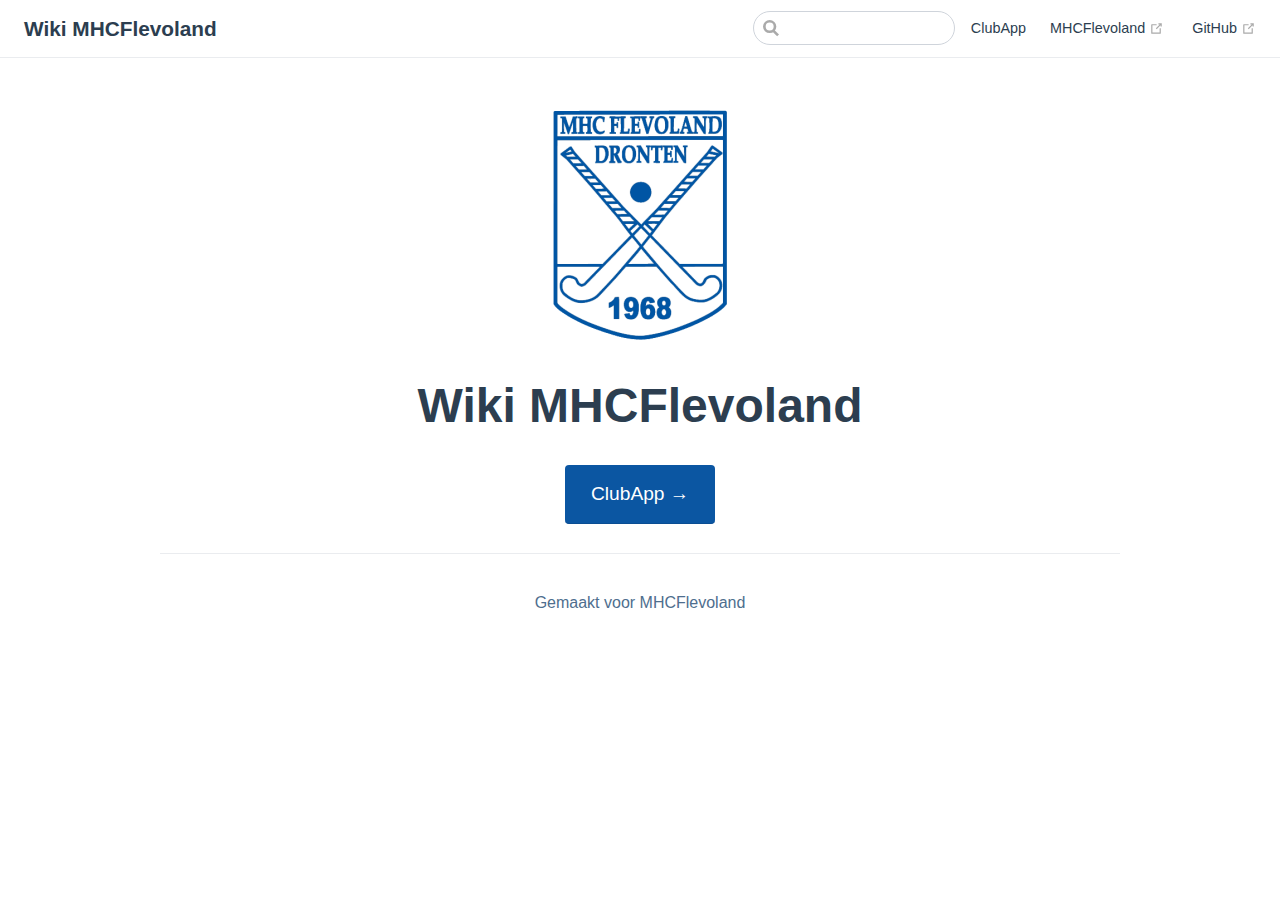
<file: index.html>
<!DOCTYPE html>
<html lang="en-US">
  <head>
    <meta charset="utf-8">
    <meta name="viewport" content="width=device-width,initial-scale=1">
    <title>Wiki MHCFlevoland</title>
    <meta name="generator" content="VuePress 1.9.7">
    
    <meta name="description" content="">
    <meta name="theme-color" content="#3eaf7c">
    <meta name="apple-mobile-web-app-capable" content="yes">
    <meta name="apple-mobile-web-app-status-bar-style" content="black">
    
    <link rel="preload" href="/assets/css/0.styles.90dad20a.css" as="style"><link rel="preload" href="/assets/js/app.09290580.js" as="script"><link rel="preload" href="/assets/js/2.7e8b5cf7.js" as="script"><link rel="preload" href="/assets/js/14.52fbf9f2.js" as="script"><link rel="prefetch" href="/assets/js/10.f6c60356.js"><link rel="prefetch" href="/assets/js/11.3899f858.js"><link rel="prefetch" href="/assets/js/12.4211983b.js"><link rel="prefetch" href="/assets/js/13.7735c968.js"><link rel="prefetch" href="/assets/js/3.7b03d223.js"><link rel="prefetch" href="/assets/js/4.a1b6e084.js"><link rel="prefetch" href="/assets/js/5.697c7b3c.js"><link rel="prefetch" href="/assets/js/6.f5002f39.js"><link rel="prefetch" href="/assets/js/7.6bf6db14.js"><link rel="prefetch" href="/assets/js/8.b12c67ca.js"><link rel="prefetch" href="/assets/js/9.76e76e14.js">
    <link rel="stylesheet" href="/assets/css/0.styles.90dad20a.css">
  </head>
  <body>
    <div id="app" data-server-rendered="true"><div class="theme-container no-sidebar"><header class="navbar"><div class="sidebar-button"><svg xmlns="http://www.w3.org/2000/svg" aria-hidden="true" role="img" viewBox="0 0 448 512" class="icon"><path fill="currentColor" d="M436 124H12c-6.627 0-12-5.373-12-12V80c0-6.627 5.373-12 12-12h424c6.627 0 12 5.373 12 12v32c0 6.627-5.373 12-12 12zm0 160H12c-6.627 0-12-5.373-12-12v-32c0-6.627 5.373-12 12-12h424c6.627 0 12 5.373 12 12v32c0 6.627-5.373 12-12 12zm0 160H12c-6.627 0-12-5.373-12-12v-32c0-6.627 5.373-12 12-12h424c6.627 0 12 5.373 12 12v32c0 6.627-5.373 12-12 12z"></path></svg></div> <a href="/" aria-current="page" class="home-link router-link-exact-active router-link-active"><!----> <span class="site-name">Wiki MHCFlevoland</span></a> <div class="links"><div class="search-box"><input aria-label="Search" autocomplete="off" spellcheck="false" value=""> <!----></div> <nav class="nav-links can-hide"><div class="nav-item"><a href="/clubapp/" class="nav-link">
  ClubApp
</a></div><div class="nav-item"><a href="https://MHCFlevoland.nl/" target="_blank" rel="noopener noreferrer" class="nav-link external">
  MHCFlevoland
  <span><svg xmlns="http://www.w3.org/2000/svg" aria-hidden="true" focusable="false" x="0px" y="0px" viewBox="0 0 100 100" width="15" height="15" class="icon outbound"><path fill="currentColor" d="M18.8,85.1h56l0,0c2.2,0,4-1.8,4-4v-32h-8v28h-48v-48h28v-8h-32l0,0c-2.2,0-4,1.8-4,4v56C14.8,83.3,16.6,85.1,18.8,85.1z"></path> <polygon fill="currentColor" points="45.7,48.7 51.3,54.3 77.2,28.5 77.2,37.2 85.2,37.2 85.2,14.9 62.8,14.9 62.8,22.9 71.5,22.9"></polygon></svg> <span class="sr-only">(opens new window)</span></span></a></div> <a href="https://github.com/MHCFlevoland/wiki" target="_blank" rel="noopener noreferrer" class="repo-link">
    GitHub
    <span><svg xmlns="http://www.w3.org/2000/svg" aria-hidden="true" focusable="false" x="0px" y="0px" viewBox="0 0 100 100" width="15" height="15" class="icon outbound"><path fill="currentColor" d="M18.8,85.1h56l0,0c2.2,0,4-1.8,4-4v-32h-8v28h-48v-48h28v-8h-32l0,0c-2.2,0-4,1.8-4,4v56C14.8,83.3,16.6,85.1,18.8,85.1z"></path> <polygon fill="currentColor" points="45.7,48.7 51.3,54.3 77.2,28.5 77.2,37.2 85.2,37.2 85.2,14.9 62.8,14.9 62.8,22.9 71.5,22.9"></polygon></svg> <span class="sr-only">(opens new window)</span></span></a></nav></div></header> <div class="sidebar-mask"></div> <aside class="sidebar"><nav class="nav-links"><div class="nav-item"><a href="/clubapp/" class="nav-link">
  ClubApp
</a></div><div class="nav-item"><a href="https://MHCFlevoland.nl/" target="_blank" rel="noopener noreferrer" class="nav-link external">
  MHCFlevoland
  <span><svg xmlns="http://www.w3.org/2000/svg" aria-hidden="true" focusable="false" x="0px" y="0px" viewBox="0 0 100 100" width="15" height="15" class="icon outbound"><path fill="currentColor" d="M18.8,85.1h56l0,0c2.2,0,4-1.8,4-4v-32h-8v28h-48v-48h28v-8h-32l0,0c-2.2,0-4,1.8-4,4v56C14.8,83.3,16.6,85.1,18.8,85.1z"></path> <polygon fill="currentColor" points="45.7,48.7 51.3,54.3 77.2,28.5 77.2,37.2 85.2,37.2 85.2,14.9 62.8,14.9 62.8,22.9 71.5,22.9"></polygon></svg> <span class="sr-only">(opens new window)</span></span></a></div> <a href="https://github.com/MHCFlevoland/wiki" target="_blank" rel="noopener noreferrer" class="repo-link">
    GitHub
    <span><svg xmlns="http://www.w3.org/2000/svg" aria-hidden="true" focusable="false" x="0px" y="0px" viewBox="0 0 100 100" width="15" height="15" class="icon outbound"><path fill="currentColor" d="M18.8,85.1h56l0,0c2.2,0,4-1.8,4-4v-32h-8v28h-48v-48h28v-8h-32l0,0c-2.2,0-4,1.8-4,4v56C14.8,83.3,16.6,85.1,18.8,85.1z"></path> <polygon fill="currentColor" points="45.7,48.7 51.3,54.3 77.2,28.5 77.2,37.2 85.2,37.2 85.2,14.9 62.8,14.9 62.8,22.9 71.5,22.9"></polygon></svg> <span class="sr-only">(opens new window)</span></span></a></nav>  <!----> </aside> <main aria-labelledby="main-title" class="home"><header class="hero"><img src="/img/mhc-flevoland.png" alt="hero"> <h1 id="main-title">
      Wiki MHCFlevoland
    </h1> <!----> <p class="action"><a href="/clubapp/" class="nav-link action-button">
  ClubApp →
</a></p></header> <!----> <div class="theme-default-content custom content__default"></div> <div class="footer">
    Gemaakt voor MHCFlevoland
  </div></main></div><div class="global-ui"></div></div>
    <script src="/assets/js/app.09290580.js" defer></script><script src="/assets/js/2.7e8b5cf7.js" defer></script><script src="/assets/js/14.52fbf9f2.js" defer></script>
  </body>
</html>
</file>
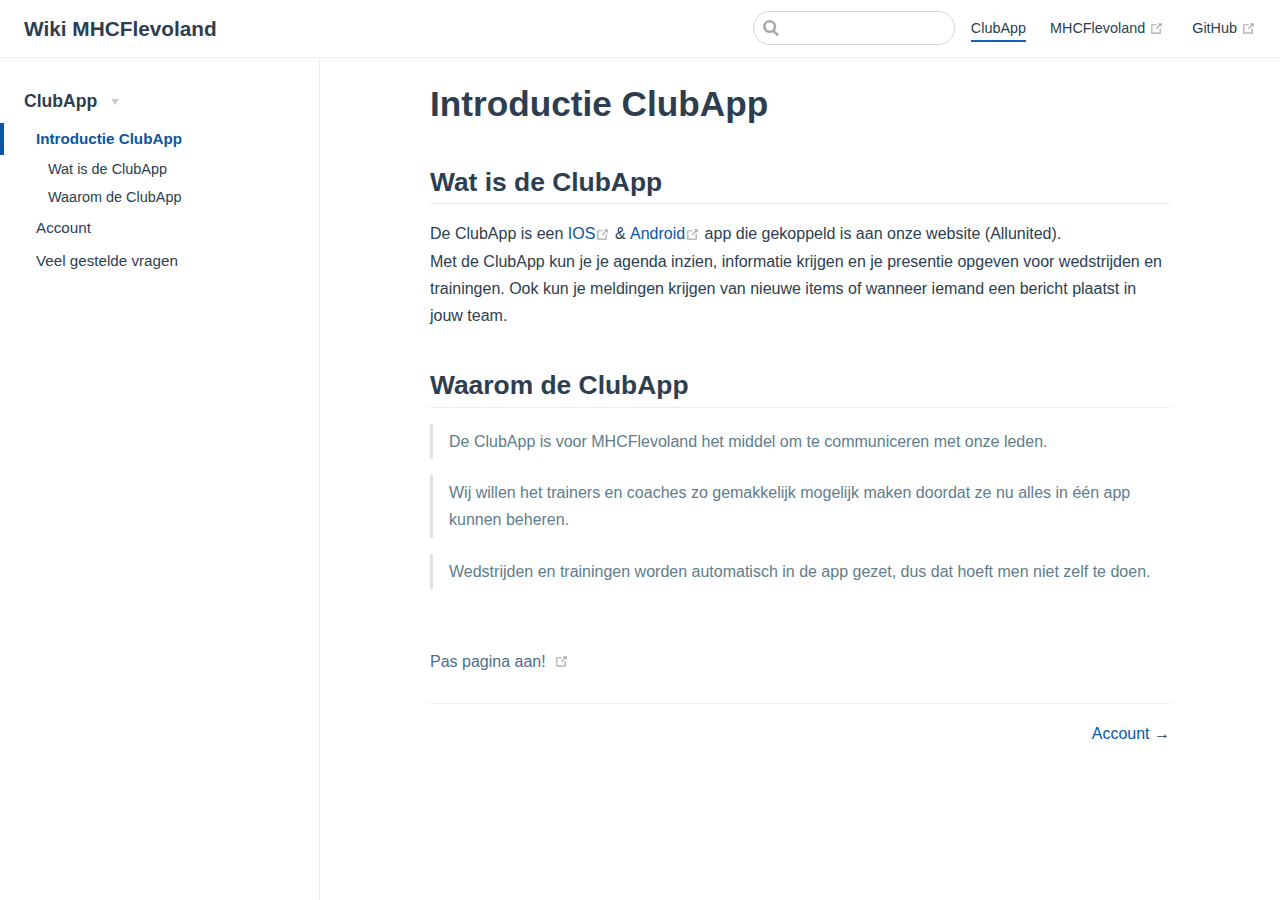
<file: clubapp/index.html>
<!DOCTYPE html>
<html lang="en-US">
  <head>
    <meta charset="utf-8">
    <meta name="viewport" content="width=device-width,initial-scale=1">
    <title>Introductie ClubApp | Wiki MHCFlevoland</title>
    <meta name="generator" content="VuePress 1.9.7">
    
    <meta name="description" content="">
    <meta name="theme-color" content="#3eaf7c">
    <meta name="apple-mobile-web-app-capable" content="yes">
    <meta name="apple-mobile-web-app-status-bar-style" content="black">
    
    <link rel="preload" href="/assets/css/0.styles.90dad20a.css" as="style"><link rel="preload" href="/assets/js/app.09290580.js" as="script"><link rel="preload" href="/assets/js/2.7e8b5cf7.js" as="script"><link rel="preload" href="/assets/js/10.f6c60356.js" as="script"><link rel="prefetch" href="/assets/js/11.3899f858.js"><link rel="prefetch" href="/assets/js/12.4211983b.js"><link rel="prefetch" href="/assets/js/13.7735c968.js"><link rel="prefetch" href="/assets/js/14.52fbf9f2.js"><link rel="prefetch" href="/assets/js/3.7b03d223.js"><link rel="prefetch" href="/assets/js/4.a1b6e084.js"><link rel="prefetch" href="/assets/js/5.697c7b3c.js"><link rel="prefetch" href="/assets/js/6.f5002f39.js"><link rel="prefetch" href="/assets/js/7.6bf6db14.js"><link rel="prefetch" href="/assets/js/8.b12c67ca.js"><link rel="prefetch" href="/assets/js/9.76e76e14.js">
    <link rel="stylesheet" href="/assets/css/0.styles.90dad20a.css">
  </head>
  <body>
    <div id="app" data-server-rendered="true"><div class="theme-container"><header class="navbar"><div class="sidebar-button"><svg xmlns="http://www.w3.org/2000/svg" aria-hidden="true" role="img" viewBox="0 0 448 512" class="icon"><path fill="currentColor" d="M436 124H12c-6.627 0-12-5.373-12-12V80c0-6.627 5.373-12 12-12h424c6.627 0 12 5.373 12 12v32c0 6.627-5.373 12-12 12zm0 160H12c-6.627 0-12-5.373-12-12v-32c0-6.627 5.373-12 12-12h424c6.627 0 12 5.373 12 12v32c0 6.627-5.373 12-12 12zm0 160H12c-6.627 0-12-5.373-12-12v-32c0-6.627 5.373-12 12-12h424c6.627 0 12 5.373 12 12v32c0 6.627-5.373 12-12 12z"></path></svg></div> <a href="/" class="home-link router-link-active"><!----> <span class="site-name">Wiki MHCFlevoland</span></a> <div class="links"><div class="search-box"><input aria-label="Search" autocomplete="off" spellcheck="false" value=""> <!----></div> <nav class="nav-links can-hide"><div class="nav-item"><a href="/clubapp/" aria-current="page" class="nav-link router-link-exact-active router-link-active">
  ClubApp
</a></div><div class="nav-item"><a href="https://MHCFlevoland.nl/" target="_blank" rel="noopener noreferrer" class="nav-link external">
  MHCFlevoland
  <span><svg xmlns="http://www.w3.org/2000/svg" aria-hidden="true" focusable="false" x="0px" y="0px" viewBox="0 0 100 100" width="15" height="15" class="icon outbound"><path fill="currentColor" d="M18.8,85.1h56l0,0c2.2,0,4-1.8,4-4v-32h-8v28h-48v-48h28v-8h-32l0,0c-2.2,0-4,1.8-4,4v56C14.8,83.3,16.6,85.1,18.8,85.1z"></path> <polygon fill="currentColor" points="45.7,48.7 51.3,54.3 77.2,28.5 77.2,37.2 85.2,37.2 85.2,14.9 62.8,14.9 62.8,22.9 71.5,22.9"></polygon></svg> <span class="sr-only">(opens new window)</span></span></a></div> <a href="https://github.com/MHCFlevoland/wiki" target="_blank" rel="noopener noreferrer" class="repo-link">
    GitHub
    <span><svg xmlns="http://www.w3.org/2000/svg" aria-hidden="true" focusable="false" x="0px" y="0px" viewBox="0 0 100 100" width="15" height="15" class="icon outbound"><path fill="currentColor" d="M18.8,85.1h56l0,0c2.2,0,4-1.8,4-4v-32h-8v28h-48v-48h28v-8h-32l0,0c-2.2,0-4,1.8-4,4v56C14.8,83.3,16.6,85.1,18.8,85.1z"></path> <polygon fill="currentColor" points="45.7,48.7 51.3,54.3 77.2,28.5 77.2,37.2 85.2,37.2 85.2,14.9 62.8,14.9 62.8,22.9 71.5,22.9"></polygon></svg> <span class="sr-only">(opens new window)</span></span></a></nav></div></header> <div class="sidebar-mask"></div> <aside class="sidebar"><nav class="nav-links"><div class="nav-item"><a href="/clubapp/" aria-current="page" class="nav-link router-link-exact-active router-link-active">
  ClubApp
</a></div><div class="nav-item"><a href="https://MHCFlevoland.nl/" target="_blank" rel="noopener noreferrer" class="nav-link external">
  MHCFlevoland
  <span><svg xmlns="http://www.w3.org/2000/svg" aria-hidden="true" focusable="false" x="0px" y="0px" viewBox="0 0 100 100" width="15" height="15" class="icon outbound"><path fill="currentColor" d="M18.8,85.1h56l0,0c2.2,0,4-1.8,4-4v-32h-8v28h-48v-48h28v-8h-32l0,0c-2.2,0-4,1.8-4,4v56C14.8,83.3,16.6,85.1,18.8,85.1z"></path> <polygon fill="currentColor" points="45.7,48.7 51.3,54.3 77.2,28.5 77.2,37.2 85.2,37.2 85.2,14.9 62.8,14.9 62.8,22.9 71.5,22.9"></polygon></svg> <span class="sr-only">(opens new window)</span></span></a></div> <a href="https://github.com/MHCFlevoland/wiki" target="_blank" rel="noopener noreferrer" class="repo-link">
    GitHub
    <span><svg xmlns="http://www.w3.org/2000/svg" aria-hidden="true" focusable="false" x="0px" y="0px" viewBox="0 0 100 100" width="15" height="15" class="icon outbound"><path fill="currentColor" d="M18.8,85.1h56l0,0c2.2,0,4-1.8,4-4v-32h-8v28h-48v-48h28v-8h-32l0,0c-2.2,0-4,1.8-4,4v56C14.8,83.3,16.6,85.1,18.8,85.1z"></path> <polygon fill="currentColor" points="45.7,48.7 51.3,54.3 77.2,28.5 77.2,37.2 85.2,37.2 85.2,14.9 62.8,14.9 62.8,22.9 71.5,22.9"></polygon></svg> <span class="sr-only">(opens new window)</span></span></a></nav>  <ul class="sidebar-links"><li><section class="sidebar-group collapsable depth-0"><p class="sidebar-heading open"><span>ClubApp</span> <span class="arrow down"></span></p> <ul class="sidebar-links sidebar-group-items"><li><a href="/clubapp/" aria-current="page" class="active sidebar-link">Introductie ClubApp</a><ul class="sidebar-sub-headers"><li class="sidebar-sub-header"><a href="/clubapp/#wat-is-de-clubapp" class="sidebar-link">Wat is de ClubApp</a></li><li class="sidebar-sub-header"><a href="/clubapp/#waarom-de-clubapp" class="sidebar-link">Waarom de ClubApp</a></li></ul></li><li><a href="/clubapp/account.html" class="sidebar-link">Account</a></li><li><a href="/clubapp/faq.html" class="sidebar-link">Veel gestelde vragen</a></li></ul></section></li></ul> </aside> <main class="page"> <div class="theme-default-content content__default"><h1 id="introductie-clubapp"><a href="#introductie-clubapp" class="header-anchor">#</a> Introductie ClubApp</h1> <h2 id="wat-is-de-clubapp"><a href="#wat-is-de-clubapp" class="header-anchor">#</a> Wat is de ClubApp</h2> <p>De ClubApp is een <a href="https://apps.apple.com/nl/app/clubapp/id1136583337" target="_blank" rel="noopener noreferrer">IOS<span><svg xmlns="http://www.w3.org/2000/svg" aria-hidden="true" focusable="false" x="0px" y="0px" viewBox="0 0 100 100" width="15" height="15" class="icon outbound"><path fill="currentColor" d="M18.8,85.1h56l0,0c2.2,0,4-1.8,4-4v-32h-8v28h-48v-48h28v-8h-32l0,0c-2.2,0-4,1.8-4,4v56C14.8,83.3,16.6,85.1,18.8,85.1z"></path> <polygon fill="currentColor" points="45.7,48.7 51.3,54.3 77.2,28.5 77.2,37.2 85.2,37.2 85.2,14.9 62.8,14.9 62.8,22.9 71.5,22.9"></polygon></svg> <span class="sr-only">(opens new window)</span></span></a> &amp; <a href="https://play.google.com/store/apps/details?id=nl.tizin.socie.tennis&amp;gl=NL" target="_blank" rel="noopener noreferrer">Android<span><svg xmlns="http://www.w3.org/2000/svg" aria-hidden="true" focusable="false" x="0px" y="0px" viewBox="0 0 100 100" width="15" height="15" class="icon outbound"><path fill="currentColor" d="M18.8,85.1h56l0,0c2.2,0,4-1.8,4-4v-32h-8v28h-48v-48h28v-8h-32l0,0c-2.2,0-4,1.8-4,4v56C14.8,83.3,16.6,85.1,18.8,85.1z"></path> <polygon fill="currentColor" points="45.7,48.7 51.3,54.3 77.2,28.5 77.2,37.2 85.2,37.2 85.2,14.9 62.8,14.9 62.8,22.9 71.5,22.9"></polygon></svg> <span class="sr-only">(opens new window)</span></span></a> app die gekoppeld is aan onze website (Allunited).
<br>
Met de ClubApp kun je je agenda inzien, informatie krijgen en je presentie opgeven voor wedstrijden en trainingen. Ook kun je meldingen krijgen van nieuwe items of wanneer iemand een bericht plaatst in jouw team.</p> <h2 id="waarom-de-clubapp"><a href="#waarom-de-clubapp" class="header-anchor">#</a> Waarom de ClubApp</h2> <blockquote><p>De ClubApp is voor MHCFlevoland het middel om te communiceren met onze leden.</p></blockquote> <blockquote><p>Wij willen het trainers en coaches zo gemakkelijk mogelijk maken doordat ze nu alles in één app kunnen beheren.</p></blockquote> <blockquote><p>Wedstrijden en trainingen worden automatisch in de app gezet, dus dat hoeft men niet zelf te doen.</p></blockquote></div> <footer class="page-edit"><div class="edit-link"><a href="https://github.com/MHCFlevoland/wiki/edit/master//src/clubapp/README.md" target="_blank" rel="noopener noreferrer">Pas pagina aan!</a> <span><svg xmlns="http://www.w3.org/2000/svg" aria-hidden="true" focusable="false" x="0px" y="0px" viewBox="0 0 100 100" width="15" height="15" class="icon outbound"><path fill="currentColor" d="M18.8,85.1h56l0,0c2.2,0,4-1.8,4-4v-32h-8v28h-48v-48h28v-8h-32l0,0c-2.2,0-4,1.8-4,4v56C14.8,83.3,16.6,85.1,18.8,85.1z"></path> <polygon fill="currentColor" points="45.7,48.7 51.3,54.3 77.2,28.5 77.2,37.2 85.2,37.2 85.2,14.9 62.8,14.9 62.8,22.9 71.5,22.9"></polygon></svg> <span class="sr-only">(opens new window)</span></span></div> <!----></footer> <div class="page-nav"><p class="inner"><!----> <span class="next"><a href="/clubapp/account.html">
        Account
      </a>
      →
    </span></p></div> </main></div><div class="global-ui"></div></div>
    <script src="/assets/js/app.09290580.js" defer></script><script src="/assets/js/2.7e8b5cf7.js" defer></script><script src="/assets/js/10.f6c60356.js" defer></script>
  </body>
</html>
</file>
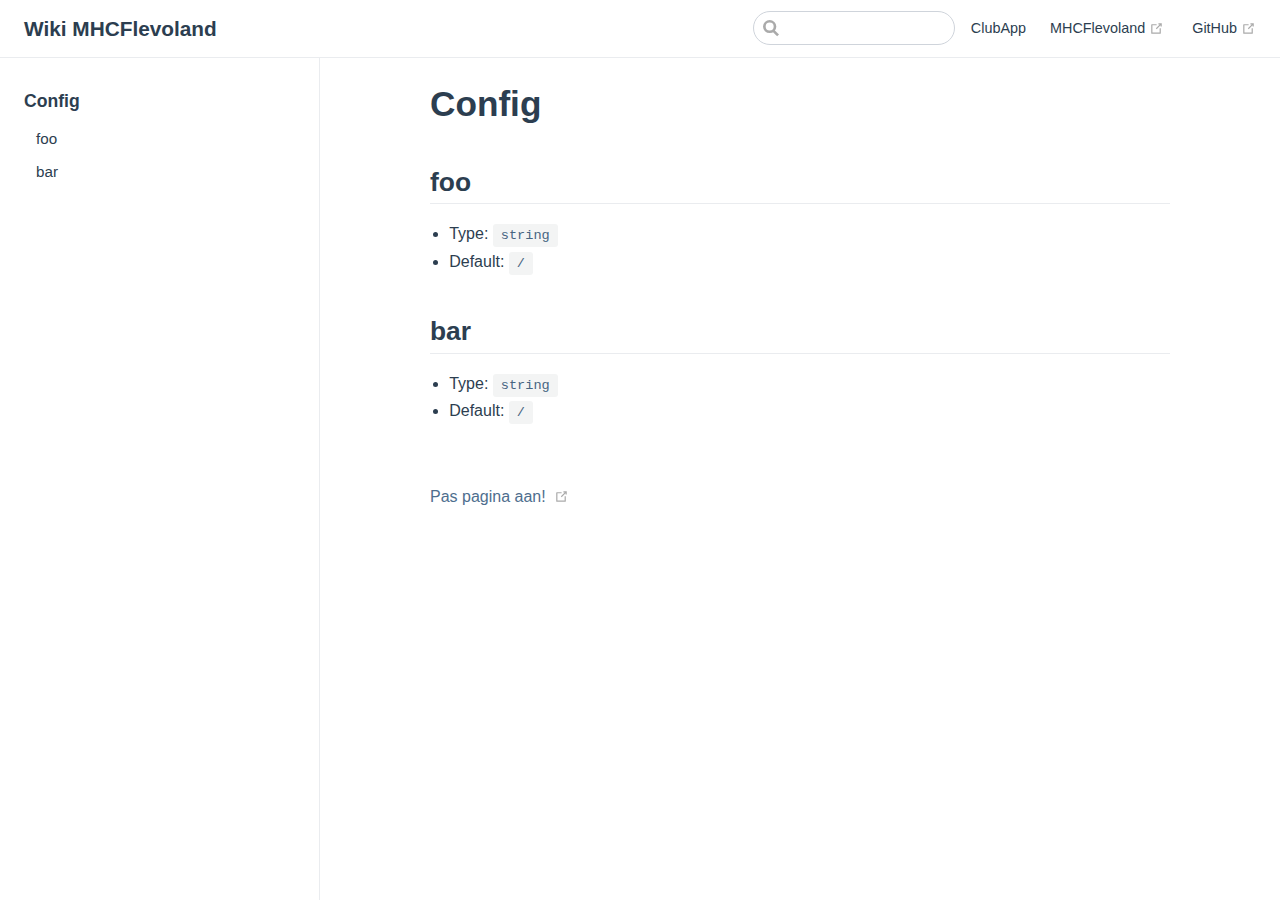
<file: config/index.html>
<!DOCTYPE html>
<html lang="en-US">
  <head>
    <meta charset="utf-8">
    <meta name="viewport" content="width=device-width,initial-scale=1">
    <title>Config | Wiki MHCFlevoland</title>
    <meta name="generator" content="VuePress 1.9.7">
    
    <meta name="description" content="">
    <meta name="theme-color" content="#3eaf7c">
    <meta name="apple-mobile-web-app-capable" content="yes">
    <meta name="apple-mobile-web-app-status-bar-style" content="black">
    
    <link rel="preload" href="/assets/css/0.styles.90dad20a.css" as="style"><link rel="preload" href="/assets/js/app.09290580.js" as="script"><link rel="preload" href="/assets/js/2.7e8b5cf7.js" as="script"><link rel="preload" href="/assets/js/13.7735c968.js" as="script"><link rel="prefetch" href="/assets/js/10.f6c60356.js"><link rel="prefetch" href="/assets/js/11.3899f858.js"><link rel="prefetch" href="/assets/js/12.4211983b.js"><link rel="prefetch" href="/assets/js/14.52fbf9f2.js"><link rel="prefetch" href="/assets/js/3.7b03d223.js"><link rel="prefetch" href="/assets/js/4.a1b6e084.js"><link rel="prefetch" href="/assets/js/5.697c7b3c.js"><link rel="prefetch" href="/assets/js/6.f5002f39.js"><link rel="prefetch" href="/assets/js/7.6bf6db14.js"><link rel="prefetch" href="/assets/js/8.b12c67ca.js"><link rel="prefetch" href="/assets/js/9.76e76e14.js">
    <link rel="stylesheet" href="/assets/css/0.styles.90dad20a.css">
  </head>
  <body>
    <div id="app" data-server-rendered="true"><div class="theme-container"><header class="navbar"><div class="sidebar-button"><svg xmlns="http://www.w3.org/2000/svg" aria-hidden="true" role="img" viewBox="0 0 448 512" class="icon"><path fill="currentColor" d="M436 124H12c-6.627 0-12-5.373-12-12V80c0-6.627 5.373-12 12-12h424c6.627 0 12 5.373 12 12v32c0 6.627-5.373 12-12 12zm0 160H12c-6.627 0-12-5.373-12-12v-32c0-6.627 5.373-12 12-12h424c6.627 0 12 5.373 12 12v32c0 6.627-5.373 12-12 12zm0 160H12c-6.627 0-12-5.373-12-12v-32c0-6.627 5.373-12 12-12h424c6.627 0 12 5.373 12 12v32c0 6.627-5.373 12-12 12z"></path></svg></div> <a href="/" class="home-link router-link-active"><!----> <span class="site-name">Wiki MHCFlevoland</span></a> <div class="links"><div class="search-box"><input aria-label="Search" autocomplete="off" spellcheck="false" value=""> <!----></div> <nav class="nav-links can-hide"><div class="nav-item"><a href="/clubapp/" class="nav-link">
  ClubApp
</a></div><div class="nav-item"><a href="https://MHCFlevoland.nl/" target="_blank" rel="noopener noreferrer" class="nav-link external">
  MHCFlevoland
  <span><svg xmlns="http://www.w3.org/2000/svg" aria-hidden="true" focusable="false" x="0px" y="0px" viewBox="0 0 100 100" width="15" height="15" class="icon outbound"><path fill="currentColor" d="M18.8,85.1h56l0,0c2.2,0,4-1.8,4-4v-32h-8v28h-48v-48h28v-8h-32l0,0c-2.2,0-4,1.8-4,4v56C14.8,83.3,16.6,85.1,18.8,85.1z"></path> <polygon fill="currentColor" points="45.7,48.7 51.3,54.3 77.2,28.5 77.2,37.2 85.2,37.2 85.2,14.9 62.8,14.9 62.8,22.9 71.5,22.9"></polygon></svg> <span class="sr-only">(opens new window)</span></span></a></div> <a href="https://github.com/MHCFlevoland/wiki" target="_blank" rel="noopener noreferrer" class="repo-link">
    GitHub
    <span><svg xmlns="http://www.w3.org/2000/svg" aria-hidden="true" focusable="false" x="0px" y="0px" viewBox="0 0 100 100" width="15" height="15" class="icon outbound"><path fill="currentColor" d="M18.8,85.1h56l0,0c2.2,0,4-1.8,4-4v-32h-8v28h-48v-48h28v-8h-32l0,0c-2.2,0-4,1.8-4,4v56C14.8,83.3,16.6,85.1,18.8,85.1z"></path> <polygon fill="currentColor" points="45.7,48.7 51.3,54.3 77.2,28.5 77.2,37.2 85.2,37.2 85.2,14.9 62.8,14.9 62.8,22.9 71.5,22.9"></polygon></svg> <span class="sr-only">(opens new window)</span></span></a></nav></div></header> <div class="sidebar-mask"></div> <aside class="sidebar"><nav class="nav-links"><div class="nav-item"><a href="/clubapp/" class="nav-link">
  ClubApp
</a></div><div class="nav-item"><a href="https://MHCFlevoland.nl/" target="_blank" rel="noopener noreferrer" class="nav-link external">
  MHCFlevoland
  <span><svg xmlns="http://www.w3.org/2000/svg" aria-hidden="true" focusable="false" x="0px" y="0px" viewBox="0 0 100 100" width="15" height="15" class="icon outbound"><path fill="currentColor" d="M18.8,85.1h56l0,0c2.2,0,4-1.8,4-4v-32h-8v28h-48v-48h28v-8h-32l0,0c-2.2,0-4,1.8-4,4v56C14.8,83.3,16.6,85.1,18.8,85.1z"></path> <polygon fill="currentColor" points="45.7,48.7 51.3,54.3 77.2,28.5 77.2,37.2 85.2,37.2 85.2,14.9 62.8,14.9 62.8,22.9 71.5,22.9"></polygon></svg> <span class="sr-only">(opens new window)</span></span></a></div> <a href="https://github.com/MHCFlevoland/wiki" target="_blank" rel="noopener noreferrer" class="repo-link">
    GitHub
    <span><svg xmlns="http://www.w3.org/2000/svg" aria-hidden="true" focusable="false" x="0px" y="0px" viewBox="0 0 100 100" width="15" height="15" class="icon outbound"><path fill="currentColor" d="M18.8,85.1h56l0,0c2.2,0,4-1.8,4-4v-32h-8v28h-48v-48h28v-8h-32l0,0c-2.2,0-4,1.8-4,4v56C14.8,83.3,16.6,85.1,18.8,85.1z"></path> <polygon fill="currentColor" points="45.7,48.7 51.3,54.3 77.2,28.5 77.2,37.2 85.2,37.2 85.2,14.9 62.8,14.9 62.8,22.9 71.5,22.9"></polygon></svg> <span class="sr-only">(opens new window)</span></span></a></nav>  <ul class="sidebar-links"><li><section class="sidebar-group depth-0"><p class="sidebar-heading open"><span>Config</span> <!----></p> <ul class="sidebar-links sidebar-group-items"><li><a href="/config/#foo" class="sidebar-link">foo</a><ul class="sidebar-sub-headers"></ul></li><li><a href="/config/#bar" class="sidebar-link">bar</a><ul class="sidebar-sub-headers"></ul></li></ul></section></li></ul> </aside> <main class="page"> <div class="theme-default-content content__default"><h1 id="config"><a href="#config" class="header-anchor">#</a> Config</h1> <h2 id="foo"><a href="#foo" class="header-anchor">#</a> foo</h2> <ul><li>Type: <code>string</code></li> <li>Default: <code>/</code></li></ul> <h2 id="bar"><a href="#bar" class="header-anchor">#</a> bar</h2> <ul><li>Type: <code>string</code></li> <li>Default: <code>/</code></li></ul></div> <footer class="page-edit"><div class="edit-link"><a href="https://github.com/MHCFlevoland/wiki/edit/master//src/config/README.md" target="_blank" rel="noopener noreferrer">Pas pagina aan!</a> <span><svg xmlns="http://www.w3.org/2000/svg" aria-hidden="true" focusable="false" x="0px" y="0px" viewBox="0 0 100 100" width="15" height="15" class="icon outbound"><path fill="currentColor" d="M18.8,85.1h56l0,0c2.2,0,4-1.8,4-4v-32h-8v28h-48v-48h28v-8h-32l0,0c-2.2,0-4,1.8-4,4v56C14.8,83.3,16.6,85.1,18.8,85.1z"></path> <polygon fill="currentColor" points="45.7,48.7 51.3,54.3 77.2,28.5 77.2,37.2 85.2,37.2 85.2,14.9 62.8,14.9 62.8,22.9 71.5,22.9"></polygon></svg> <span class="sr-only">(opens new window)</span></span></div> <!----></footer> <!----> </main></div><div class="global-ui"></div></div>
    <script src="/assets/js/app.09290580.js" defer></script><script src="/assets/js/2.7e8b5cf7.js" defer></script><script src="/assets/js/13.7735c968.js" defer></script>
  </body>
</html>
</file>
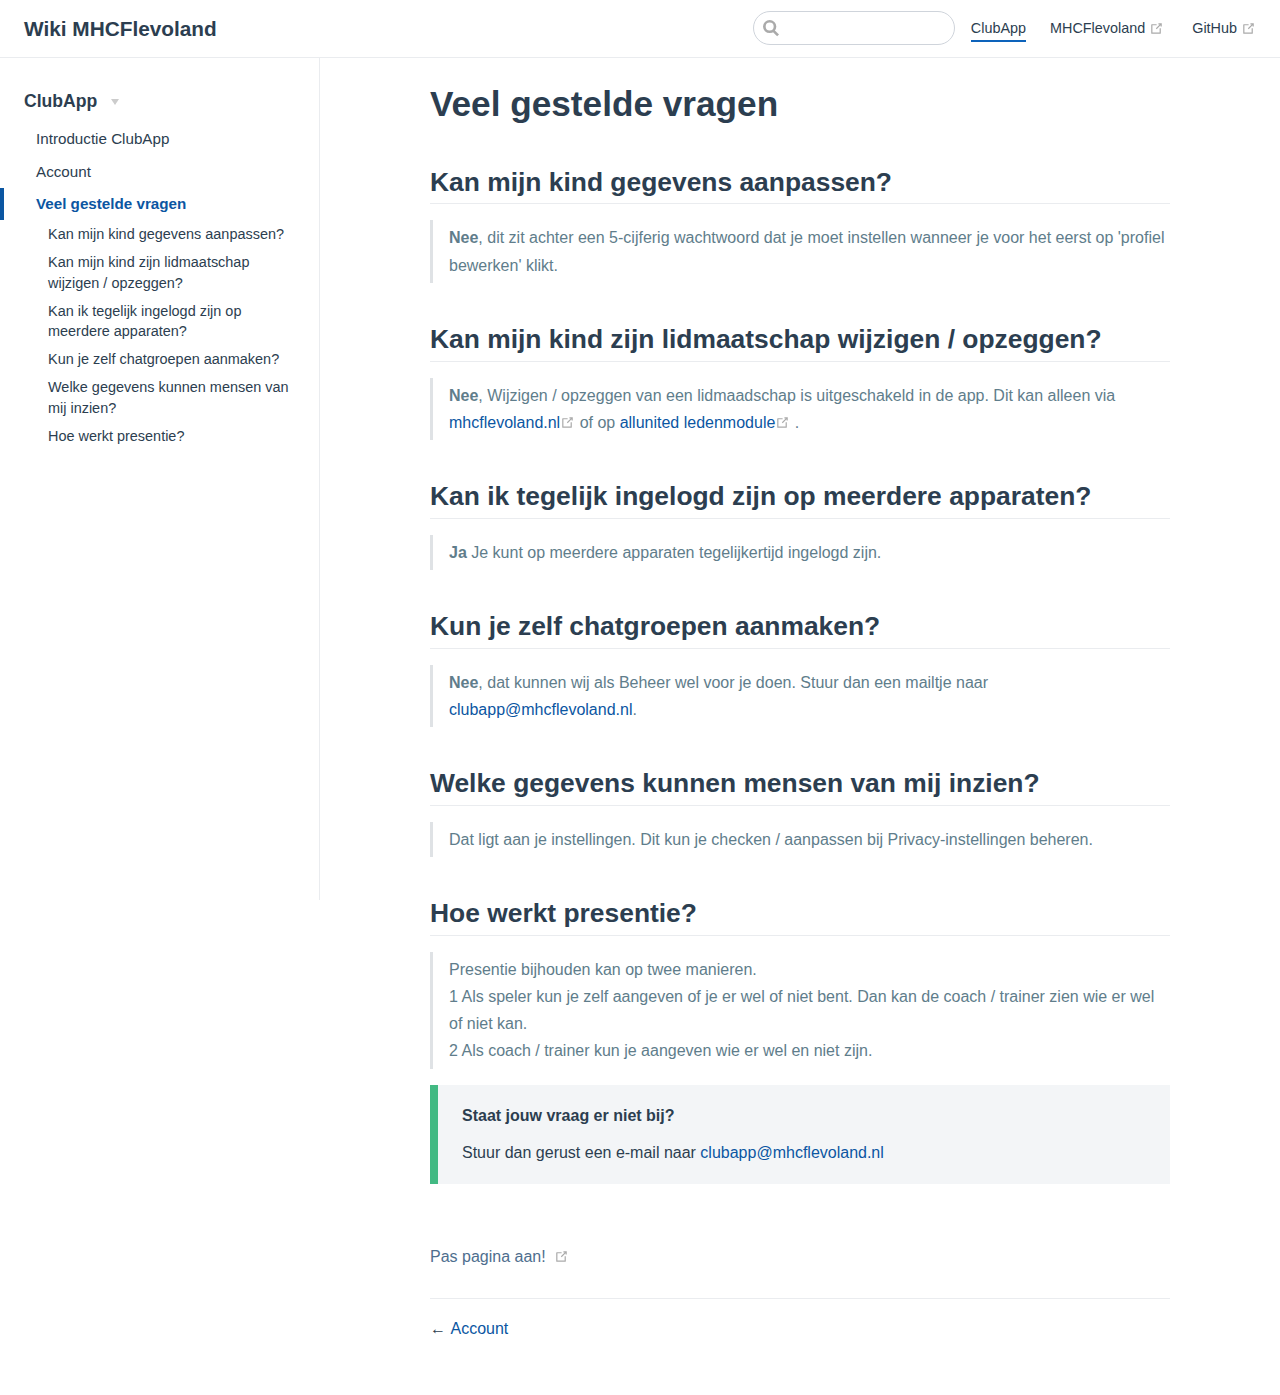
<file: clubapp/faq.html>
<!DOCTYPE html>
<html lang="en-US">
  <head>
    <meta charset="utf-8">
    <meta name="viewport" content="width=device-width,initial-scale=1">
    <title>Veel gestelde vragen | Wiki MHCFlevoland</title>
    <meta name="generator" content="VuePress 1.9.7">
    
    <meta name="description" content="">
    <meta name="theme-color" content="#3eaf7c">
    <meta name="apple-mobile-web-app-capable" content="yes">
    <meta name="apple-mobile-web-app-status-bar-style" content="black">
    
    <link rel="preload" href="/assets/css/0.styles.90dad20a.css" as="style"><link rel="preload" href="/assets/js/app.09290580.js" as="script"><link rel="preload" href="/assets/js/2.7e8b5cf7.js" as="script"><link rel="preload" href="/assets/js/12.4211983b.js" as="script"><link rel="prefetch" href="/assets/js/10.f6c60356.js"><link rel="prefetch" href="/assets/js/11.3899f858.js"><link rel="prefetch" href="/assets/js/13.7735c968.js"><link rel="prefetch" href="/assets/js/14.52fbf9f2.js"><link rel="prefetch" href="/assets/js/3.7b03d223.js"><link rel="prefetch" href="/assets/js/4.a1b6e084.js"><link rel="prefetch" href="/assets/js/5.697c7b3c.js"><link rel="prefetch" href="/assets/js/6.f5002f39.js"><link rel="prefetch" href="/assets/js/7.6bf6db14.js"><link rel="prefetch" href="/assets/js/8.b12c67ca.js"><link rel="prefetch" href="/assets/js/9.76e76e14.js">
    <link rel="stylesheet" href="/assets/css/0.styles.90dad20a.css">
  </head>
  <body>
    <div id="app" data-server-rendered="true"><div class="theme-container"><header class="navbar"><div class="sidebar-button"><svg xmlns="http://www.w3.org/2000/svg" aria-hidden="true" role="img" viewBox="0 0 448 512" class="icon"><path fill="currentColor" d="M436 124H12c-6.627 0-12-5.373-12-12V80c0-6.627 5.373-12 12-12h424c6.627 0 12 5.373 12 12v32c0 6.627-5.373 12-12 12zm0 160H12c-6.627 0-12-5.373-12-12v-32c0-6.627 5.373-12 12-12h424c6.627 0 12 5.373 12 12v32c0 6.627-5.373 12-12 12zm0 160H12c-6.627 0-12-5.373-12-12v-32c0-6.627 5.373-12 12-12h424c6.627 0 12 5.373 12 12v32c0 6.627-5.373 12-12 12z"></path></svg></div> <a href="/" class="home-link router-link-active"><!----> <span class="site-name">Wiki MHCFlevoland</span></a> <div class="links"><div class="search-box"><input aria-label="Search" autocomplete="off" spellcheck="false" value=""> <!----></div> <nav class="nav-links can-hide"><div class="nav-item"><a href="/clubapp/" class="nav-link router-link-active">
  ClubApp
</a></div><div class="nav-item"><a href="https://MHCFlevoland.nl/" target="_blank" rel="noopener noreferrer" class="nav-link external">
  MHCFlevoland
  <span><svg xmlns="http://www.w3.org/2000/svg" aria-hidden="true" focusable="false" x="0px" y="0px" viewBox="0 0 100 100" width="15" height="15" class="icon outbound"><path fill="currentColor" d="M18.8,85.1h56l0,0c2.2,0,4-1.8,4-4v-32h-8v28h-48v-48h28v-8h-32l0,0c-2.2,0-4,1.8-4,4v56C14.8,83.3,16.6,85.1,18.8,85.1z"></path> <polygon fill="currentColor" points="45.7,48.7 51.3,54.3 77.2,28.5 77.2,37.2 85.2,37.2 85.2,14.9 62.8,14.9 62.8,22.9 71.5,22.9"></polygon></svg> <span class="sr-only">(opens new window)</span></span></a></div> <a href="https://github.com/MHCFlevoland/wiki" target="_blank" rel="noopener noreferrer" class="repo-link">
    GitHub
    <span><svg xmlns="http://www.w3.org/2000/svg" aria-hidden="true" focusable="false" x="0px" y="0px" viewBox="0 0 100 100" width="15" height="15" class="icon outbound"><path fill="currentColor" d="M18.8,85.1h56l0,0c2.2,0,4-1.8,4-4v-32h-8v28h-48v-48h28v-8h-32l0,0c-2.2,0-4,1.8-4,4v56C14.8,83.3,16.6,85.1,18.8,85.1z"></path> <polygon fill="currentColor" points="45.7,48.7 51.3,54.3 77.2,28.5 77.2,37.2 85.2,37.2 85.2,14.9 62.8,14.9 62.8,22.9 71.5,22.9"></polygon></svg> <span class="sr-only">(opens new window)</span></span></a></nav></div></header> <div class="sidebar-mask"></div> <aside class="sidebar"><nav class="nav-links"><div class="nav-item"><a href="/clubapp/" class="nav-link router-link-active">
  ClubApp
</a></div><div class="nav-item"><a href="https://MHCFlevoland.nl/" target="_blank" rel="noopener noreferrer" class="nav-link external">
  MHCFlevoland
  <span><svg xmlns="http://www.w3.org/2000/svg" aria-hidden="true" focusable="false" x="0px" y="0px" viewBox="0 0 100 100" width="15" height="15" class="icon outbound"><path fill="currentColor" d="M18.8,85.1h56l0,0c2.2,0,4-1.8,4-4v-32h-8v28h-48v-48h28v-8h-32l0,0c-2.2,0-4,1.8-4,4v56C14.8,83.3,16.6,85.1,18.8,85.1z"></path> <polygon fill="currentColor" points="45.7,48.7 51.3,54.3 77.2,28.5 77.2,37.2 85.2,37.2 85.2,14.9 62.8,14.9 62.8,22.9 71.5,22.9"></polygon></svg> <span class="sr-only">(opens new window)</span></span></a></div> <a href="https://github.com/MHCFlevoland/wiki" target="_blank" rel="noopener noreferrer" class="repo-link">
    GitHub
    <span><svg xmlns="http://www.w3.org/2000/svg" aria-hidden="true" focusable="false" x="0px" y="0px" viewBox="0 0 100 100" width="15" height="15" class="icon outbound"><path fill="currentColor" d="M18.8,85.1h56l0,0c2.2,0,4-1.8,4-4v-32h-8v28h-48v-48h28v-8h-32l0,0c-2.2,0-4,1.8-4,4v56C14.8,83.3,16.6,85.1,18.8,85.1z"></path> <polygon fill="currentColor" points="45.7,48.7 51.3,54.3 77.2,28.5 77.2,37.2 85.2,37.2 85.2,14.9 62.8,14.9 62.8,22.9 71.5,22.9"></polygon></svg> <span class="sr-only">(opens new window)</span></span></a></nav>  <ul class="sidebar-links"><li><section class="sidebar-group collapsable depth-0"><p class="sidebar-heading open"><span>ClubApp</span> <span class="arrow down"></span></p> <ul class="sidebar-links sidebar-group-items"><li><a href="/clubapp/" aria-current="page" class="sidebar-link">Introductie ClubApp</a></li><li><a href="/clubapp/account.html" class="sidebar-link">Account</a></li><li><a href="/clubapp/faq.html" aria-current="page" class="active sidebar-link">Veel gestelde vragen</a><ul class="sidebar-sub-headers"><li class="sidebar-sub-header"><a href="/clubapp/faq.html#kan-mijn-kind-gegevens-aanpassen" class="sidebar-link">Kan mijn kind gegevens aanpassen?</a></li><li class="sidebar-sub-header"><a href="/clubapp/faq.html#kan-mijn-kind-zijn-lidmaatschap-wijzigen-opzeggen" class="sidebar-link">Kan mijn kind zijn lidmaatschap wijzigen / opzeggen?</a></li><li class="sidebar-sub-header"><a href="/clubapp/faq.html#kan-ik-tegelijk-ingelogd-zijn-op-meerdere-apparaten" class="sidebar-link">Kan ik tegelijk ingelogd zijn op meerdere apparaten?</a></li><li class="sidebar-sub-header"><a href="/clubapp/faq.html#kun-je-zelf-chatgroepen-aanmaken" class="sidebar-link">Kun je zelf chatgroepen aanmaken?</a></li><li class="sidebar-sub-header"><a href="/clubapp/faq.html#welke-gegevens-kunnen-mensen-van-mij-inzien" class="sidebar-link">Welke gegevens kunnen mensen van mij inzien?</a></li><li class="sidebar-sub-header"><a href="/clubapp/faq.html#hoe-werkt-presentie" class="sidebar-link">Hoe werkt presentie?</a></li></ul></li></ul></section></li></ul> </aside> <main class="page"> <div class="theme-default-content content__default"><h1 id="veel-gestelde-vragen"><a href="#veel-gestelde-vragen" class="header-anchor">#</a> Veel gestelde vragen</h1> <h2 id="kan-mijn-kind-gegevens-aanpassen"><a href="#kan-mijn-kind-gegevens-aanpassen" class="header-anchor">#</a> Kan mijn kind gegevens aanpassen?</h2> <blockquote><p><strong>Nee</strong>, dit zit achter een 5-cijferig wachtwoord dat je moet instellen wanneer je voor het eerst op 'profiel bewerken' klikt.</p></blockquote> <h2 id="kan-mijn-kind-zijn-lidmaatschap-wijzigen-opzeggen"><a href="#kan-mijn-kind-zijn-lidmaatschap-wijzigen-opzeggen" class="header-anchor">#</a> Kan mijn kind zijn lidmaatschap wijzigen / opzeggen?</h2> <blockquote><p><strong>Nee</strong>, Wijzigen / opzeggen van een lidmaadschap is uitgeschakeld in de app. Dit kan alleen via <a href="http://mhcflevoland.nl" target="_blank" rel="noopener noreferrer">mhcflevoland.nl<span><svg xmlns="http://www.w3.org/2000/svg" aria-hidden="true" focusable="false" x="0px" y="0px" viewBox="0 0 100 100" width="15" height="15" class="icon outbound"><path fill="currentColor" d="M18.8,85.1h56l0,0c2.2,0,4-1.8,4-4v-32h-8v28h-48v-48h28v-8h-32l0,0c-2.2,0-4,1.8-4,4v56C14.8,83.3,16.6,85.1,18.8,85.1z"></path> <polygon fill="currentColor" points="45.7,48.7 51.3,54.3 77.2,28.5 77.2,37.2 85.2,37.2 85.2,14.9 62.8,14.9 62.8,22.9 71.5,22.9"></polygon></svg> <span class="sr-only">(opens new window)</span></span></a> of op <a href="https://pr01.allunited.nl" target="_blank" rel="noopener noreferrer">allunited ledenmodule<span><svg xmlns="http://www.w3.org/2000/svg" aria-hidden="true" focusable="false" x="0px" y="0px" viewBox="0 0 100 100" width="15" height="15" class="icon outbound"><path fill="currentColor" d="M18.8,85.1h56l0,0c2.2,0,4-1.8,4-4v-32h-8v28h-48v-48h28v-8h-32l0,0c-2.2,0-4,1.8-4,4v56C14.8,83.3,16.6,85.1,18.8,85.1z"></path> <polygon fill="currentColor" points="45.7,48.7 51.3,54.3 77.2,28.5 77.2,37.2 85.2,37.2 85.2,14.9 62.8,14.9 62.8,22.9 71.5,22.9"></polygon></svg> <span class="sr-only">(opens new window)</span></span></a>.</p></blockquote> <h2 id="kan-ik-tegelijk-ingelogd-zijn-op-meerdere-apparaten"><a href="#kan-ik-tegelijk-ingelogd-zijn-op-meerdere-apparaten" class="header-anchor">#</a> Kan ik tegelijk ingelogd zijn op meerdere apparaten?</h2> <blockquote><p><strong>Ja</strong> Je kunt op meerdere apparaten tegelijkertijd ingelogd zijn.</p></blockquote> <h2 id="kun-je-zelf-chatgroepen-aanmaken"><a href="#kun-je-zelf-chatgroepen-aanmaken" class="header-anchor">#</a> Kun je zelf chatgroepen aanmaken?</h2> <blockquote><p><strong>Nee</strong>, dat kunnen wij als Beheer wel voor je doen. Stuur dan een mailtje naar <a href="mailto:clubapp@mhcflevoland.nl">clubapp@mhcflevoland.nl</a>.</p></blockquote> <h2 id="welke-gegevens-kunnen-mensen-van-mij-inzien"><a href="#welke-gegevens-kunnen-mensen-van-mij-inzien" class="header-anchor">#</a> Welke gegevens kunnen mensen van mij inzien?</h2> <blockquote><p>Dat ligt aan je instellingen. Dit kun je checken / aanpassen bij Privacy-instellingen beheren.</p></blockquote> <h2 id="hoe-werkt-presentie"><a href="#hoe-werkt-presentie" class="header-anchor">#</a> Hoe werkt presentie?</h2> <blockquote><p>Presentie bijhouden kan op twee manieren. <br>
1 Als speler kun je zelf aangeven of je er wel of niet bent.
Dan kan de coach / trainer zien wie er wel of niet kan.<br>
2 Als coach / trainer kun je aangeven wie er wel en niet zijn.</p></blockquote> <div class="custom-block tip"><p class="custom-block-title">Staat jouw vraag er niet bij?</p> <p>Stuur dan gerust een e-mail naar <a href="mailto:clubapp@mhcflevoland.nl">clubapp@mhcflevoland.nl</a></p></div></div> <footer class="page-edit"><div class="edit-link"><a href="https://github.com/MHCFlevoland/wiki/edit/master//src/clubapp/faq.md" target="_blank" rel="noopener noreferrer">Pas pagina aan!</a> <span><svg xmlns="http://www.w3.org/2000/svg" aria-hidden="true" focusable="false" x="0px" y="0px" viewBox="0 0 100 100" width="15" height="15" class="icon outbound"><path fill="currentColor" d="M18.8,85.1h56l0,0c2.2,0,4-1.8,4-4v-32h-8v28h-48v-48h28v-8h-32l0,0c-2.2,0-4,1.8-4,4v56C14.8,83.3,16.6,85.1,18.8,85.1z"></path> <polygon fill="currentColor" points="45.7,48.7 51.3,54.3 77.2,28.5 77.2,37.2 85.2,37.2 85.2,14.9 62.8,14.9 62.8,22.9 71.5,22.9"></polygon></svg> <span class="sr-only">(opens new window)</span></span></div> <!----></footer> <div class="page-nav"><p class="inner"><span class="prev">
      ←
      <a href="/clubapp/account.html" class="prev">
        Account
      </a></span> <!----></p></div> </main></div><div class="global-ui"></div></div>
    <script src="/assets/js/app.09290580.js" defer></script><script src="/assets/js/2.7e8b5cf7.js" defer></script><script src="/assets/js/12.4211983b.js" defer></script>
  </body>
</html>
</file>
<file: assets/css/0.styles.90dad20a.css>
code[class*=language-],pre[class*=language-]{color:#ccc;background:none;font-family:Consolas,Monaco,Andale Mono,Ubuntu Mono,monospace;font-size:1em;text-align:left;white-space:pre;word-spacing:normal;word-break:normal;word-wrap:normal;line-height:1.5;-moz-tab-size:4;-o-tab-size:4;tab-size:4;-webkit-hyphens:none;hyphens:none}pre[class*=language-]{padding:1em;margin:.5em 0;overflow:auto}:not(pre)>code[class*=language-],pre[class*=language-]{background:#2d2d2d}:not(pre)>code[class*=language-]{padding:.1em;border-radius:.3em;white-space:normal}.token.block-comment,.token.cdata,.token.comment,.token.doctype,.token.prolog{color:#999}.token.punctuation{color:#ccc}.token.attr-name,.token.deleted,.token.namespace,.token.tag{color:#e2777a}.token.function-name{color:#6196cc}.token.boolean,.token.function,.token.number{color:#f08d49}.token.class-name,.token.constant,.token.property,.token.symbol{color:#f8c555}.token.atrule,.token.builtin,.token.important,.token.keyword,.token.selector{color:#cc99cd}.token.attr-value,.token.char,.token.regex,.token.string,.token.variable{color:#7ec699}.token.entity,.token.operator,.token.url{color:#67cdcc}.token.bold,.token.important{font-weight:700}.token.italic{font-style:italic}.token.entity{cursor:help}.token.inserted{color:green}.theme-default-content code{color:#476582;padding:.25rem .5rem;margin:0;font-size:.85em;background-color:rgba(27,31,35,.05);border-radius:3px}.theme-default-content code .token.deleted{color:#ec5975}.theme-default-content code .token.inserted{color:#0b56a2}.theme-default-content pre,.theme-default-content pre[class*=language-]{line-height:1.4;padding:1.25rem 1.5rem;margin:.85rem 0;background-color:#282c34;border-radius:6px;overflow:auto}.theme-default-content pre[class*=language-] code,.theme-default-content pre code{color:#fff;padding:0;background-color:transparent;border-radius:0}div[class*=language-]{position:relative;background-color:#282c34;border-radius:6px}div[class*=language-] .highlight-lines{-webkit-user-select:none;user-select:none;padding-top:1.3rem;position:absolute;top:0;left:0;width:100%;line-height:1.4}div[class*=language-] .highlight-lines .highlighted{background-color:rgba(0,0,0,.66)}div[class*=language-] pre,div[class*=language-] pre[class*=language-]{background:transparent;position:relative;z-index:1}div[class*=language-]:before{position:absolute;z-index:3;top:.8em;right:1em;font-size:.75rem;color:hsla(0,0%,100%,.4)}div[class*=language-]:not(.line-numbers-mode) .line-numbers-wrapper{display:none}div[class*=language-].line-numbers-mode .highlight-lines .highlighted{position:relative}div[class*=language-].line-numbers-mode .highlight-lines .highlighted:before{content:" ";position:absolute;z-index:3;left:0;top:0;display:block;width:3.5rem;height:100%;background-color:rgba(0,0,0,.66)}div[class*=language-].line-numbers-mode pre{padding-left:4.5rem;vertical-align:middle}div[class*=language-].line-numbers-mode .line-numbers-wrapper{position:absolute;top:0;width:3.5rem;text-align:center;color:hsla(0,0%,100%,.3);padding:1.25rem 0;line-height:1.4}div[class*=language-].line-numbers-mode .line-numbers-wrapper br{-webkit-user-select:none;user-select:none}div[class*=language-].line-numbers-mode .line-numbers-wrapper .line-number{position:relative;z-index:4;-webkit-user-select:none;user-select:none;font-size:.85em}div[class*=language-].line-numbers-mode:after{content:"";position:absolute;z-index:2;top:0;left:0;width:3.5rem;height:100%;border-radius:6px 0 0 6px;border-right:1px solid rgba(0,0,0,.66);background-color:#282c34}div[class~=language-js]:before{content:"js"}div[class~=language-ts]:before{content:"ts"}div[class~=language-html]:before{content:"html"}div[class~=language-md]:before{content:"md"}div[class~=language-vue]:before{content:"vue"}div[class~=language-css]:before{content:"css"}div[class~=language-sass]:before{content:"sass"}div[class~=language-scss]:before{content:"scss"}div[class~=language-less]:before{content:"less"}div[class~=language-stylus]:before{content:"stylus"}div[class~=language-go]:before{content:"go"}div[class~=language-java]:before{content:"java"}div[class~=language-c]:before{content:"c"}div[class~=language-sh]:before{content:"sh"}div[class~=language-yaml]:before{content:"yaml"}div[class~=language-py]:before{content:"py"}div[class~=language-docker]:before{content:"docker"}div[class~=language-dockerfile]:before{content:"dockerfile"}div[class~=language-makefile]:before{content:"makefile"}div[class~=language-javascript]:before{content:"js"}div[class~=language-typescript]:before{content:"ts"}div[class~=language-markup]:before{content:"html"}div[class~=language-markdown]:before{content:"md"}div[class~=language-json]:before{content:"json"}div[class~=language-ruby]:before{content:"rb"}div[class~=language-python]:before{content:"py"}div[class~=language-bash]:before{content:"sh"}div[class~=language-php]:before{content:"php"}.custom-block .custom-block-title{font-weight:600;margin-bottom:-.4rem}.custom-block.danger,.custom-block.tip,.custom-block.warning{padding:.1rem 1.5rem;border-left-width:.5rem;border-left-style:solid;margin:1rem 0}.custom-block.tip{background-color:#f3f5f7;border-color:#42b983}.custom-block.warning{background-color:rgba(255,229,100,.3);border-color:#e7c000;color:#6b5900}.custom-block.warning .custom-block-title{color:#b29400}.custom-block.warning a{color:#2c3e50}.custom-block.danger{background-color:#ffe6e6;border-color:#c00;color:#4d0000}.custom-block.danger .custom-block-title{color:#900}.custom-block.danger a{color:#2c3e50}.custom-block.details{display:block;position:relative;border-radius:2px;margin:1.6em 0;padding:1.6em;background-color:#eee}.custom-block.details h4{margin-top:0}.custom-block.details figure:last-child,.custom-block.details p:last-child{margin-bottom:0;padding-bottom:0}.custom-block.details summary{outline:none;cursor:pointer}.arrow{display:inline-block;width:0;height:0}.arrow.up{border-bottom:6px solid #ccc}.arrow.down,.arrow.up{border-left:4px solid transparent;border-right:4px solid transparent}.arrow.down{border-top:6px solid #ccc}.arrow.right{border-left:6px solid #ccc}.arrow.left,.arrow.right{border-top:4px solid transparent;border-bottom:4px solid transparent}.arrow.left{border-right:6px solid #ccc}.theme-default-content:not(.custom){max-width:740px;margin:0 auto;padding:2rem 2.5rem}@media (max-width:959px){.theme-default-content:not(.custom){padding:2rem}}@media (max-width:419px){.theme-default-content:not(.custom){padding:1.5rem}}.table-of-contents .badge{vertical-align:middle}body,html{padding:0;margin:0;background-color:#fff}body{font-family:-apple-system,BlinkMacSystemFont,Segoe UI,Roboto,Oxygen,Ubuntu,Cantarell,Fira Sans,Droid Sans,Helvetica Neue,sans-serif;-webkit-font-smoothing:antialiased;-moz-osx-font-smoothing:grayscale;font-size:16px;color:#2c3e50}.page{padding-left:20rem}.navbar{z-index:20;right:0;height:3.6rem;background-color:#fff;box-sizing:border-box;border-bottom:1px solid #eaecef}.navbar,.sidebar-mask{position:fixed;top:0;left:0}.sidebar-mask{z-index:9;width:100vw;height:100vh;display:none}.sidebar{font-size:16px;background-color:#fff;width:20rem;position:fixed;z-index:10;margin:0;top:3.6rem;left:0;bottom:0;box-sizing:border-box;border-right:1px solid #eaecef;overflow-y:auto}.theme-default-content:not(.custom)>:first-child{margin-top:3.6rem}.theme-default-content:not(.custom) a:hover{text-decoration:underline}.theme-default-content:not(.custom) p.demo{padding:1rem 1.5rem;border:1px solid #ddd;border-radius:4px}.theme-default-content:not(.custom) img{max-width:100%}.theme-default-content.custom{padding:0;margin:0}.theme-default-content.custom img{max-width:100%}a{font-weight:500;text-decoration:none}a,p a code{color:#0b56a2}p a code{font-weight:400}kbd{background:#eee;border:.15rem solid #ddd;border-bottom:.25rem solid #ddd;border-radius:.15rem;padding:0 .15em}blockquote{font-size:1rem;color:#999;border-left:.2rem solid #dfe2e5;margin:1rem 0;padding:.25rem 0 .25rem 1rem}blockquote>p{margin:0}ol,ul{padding-left:1.2em}strong{font-weight:600}h1,h2,h3,h4,h5,h6{font-weight:600;line-height:1.25}.theme-default-content:not(.custom)>h1,.theme-default-content:not(.custom)>h2,.theme-default-content:not(.custom)>h3,.theme-default-content:not(.custom)>h4,.theme-default-content:not(.custom)>h5,.theme-default-content:not(.custom)>h6{margin-top:-3.1rem;padding-top:4.6rem;margin-bottom:0}.theme-default-content:not(.custom)>h1:first-child,.theme-default-content:not(.custom)>h2:first-child,.theme-default-content:not(.custom)>h3:first-child,.theme-default-content:not(.custom)>h4:first-child,.theme-default-content:not(.custom)>h5:first-child,.theme-default-content:not(.custom)>h6:first-child{margin-top:-1.5rem;margin-bottom:1rem}.theme-default-content:not(.custom)>h1:first-child+.custom-block,.theme-default-content:not(.custom)>h1:first-child+p,.theme-default-content:not(.custom)>h1:first-child+pre,.theme-default-content:not(.custom)>h2:first-child+.custom-block,.theme-default-content:not(.custom)>h2:first-child+p,.theme-default-content:not(.custom)>h2:first-child+pre,.theme-default-content:not(.custom)>h3:first-child+.custom-block,.theme-default-content:not(.custom)>h3:first-child+p,.theme-default-content:not(.custom)>h3:first-child+pre,.theme-default-content:not(.custom)>h4:first-child+.custom-block,.theme-default-content:not(.custom)>h4:first-child+p,.theme-default-content:not(.custom)>h4:first-child+pre,.theme-default-content:not(.custom)>h5:first-child+.custom-block,.theme-default-content:not(.custom)>h5:first-child+p,.theme-default-content:not(.custom)>h5:first-child+pre,.theme-default-content:not(.custom)>h6:first-child+.custom-block,.theme-default-content:not(.custom)>h6:first-child+p,.theme-default-content:not(.custom)>h6:first-child+pre{margin-top:2rem}h1:focus .header-anchor,h1:hover .header-anchor,h2:focus .header-anchor,h2:hover .header-anchor,h3:focus .header-anchor,h3:hover .header-anchor,h4:focus .header-anchor,h4:hover .header-anchor,h5:focus .header-anchor,h5:hover .header-anchor,h6:focus .header-anchor,h6:hover .header-anchor{opacity:1}h1{font-size:2.2rem}h2{font-size:1.65rem;padding-bottom:.3rem;border-bottom:1px solid #eaecef}h3{font-size:1.35rem}a.header-anchor{font-size:.85em;float:left;margin-left:-.87em;padding-right:.23em;margin-top:.125em;opacity:0}a.header-anchor:focus,a.header-anchor:hover{text-decoration:none}.line-number,code,kbd{font-family:source-code-pro,Menlo,Monaco,Consolas,Courier New,monospace}ol,p,ul{line-height:1.7}hr{border:0;border-top:1px solid #eaecef}table{border-collapse:collapse;margin:1rem 0;display:block;overflow-x:auto}tr{border-top:1px solid #dfe2e5}tr:nth-child(2n){background-color:#f6f8fa}td,th{border:1px solid #dfe2e5;padding:.6em 1em}.theme-container.sidebar-open .sidebar-mask{display:block}.theme-container.no-navbar .theme-default-content:not(.custom)>h1,.theme-container.no-navbar h2,.theme-container.no-navbar h3,.theme-container.no-navbar h4,.theme-container.no-navbar h5,.theme-container.no-navbar h6{margin-top:1.5rem;padding-top:0}.theme-container.no-navbar .sidebar{top:0}@media (min-width:720px){.theme-container.no-sidebar .sidebar{display:none}.theme-container.no-sidebar .page{padding-left:0}}@media (max-width:959px){.sidebar{font-size:15px;width:16.4rem}.page{padding-left:16.4rem}}@media (max-width:719px){.sidebar{top:0;padding-top:3.6rem;transform:translateX(-100%);transition:transform .2s ease}.page{padding-left:0}.theme-container.sidebar-open .sidebar{transform:translateX(0)}.theme-container.no-navbar .sidebar{padding-top:0}}@media (max-width:419px){h1{font-size:1.9rem}.theme-default-content div[class*=language-]{margin:.85rem -1.5rem;border-radius:0}}.home .hero img{max-width:450px!important}video{width:100%;height:auto;max-height:40vh}blockquote{color:#607d8b}#nprogress{pointer-events:none}#nprogress .bar{background:#0b56a2;position:fixed;z-index:1031;top:0;left:0;width:100%;height:2px}#nprogress .peg{display:block;position:absolute;right:0;width:100px;height:100%;box-shadow:0 0 10px #0b56a2,0 0 5px #0b56a2;opacity:1;transform:rotate(3deg) translateY(-4px)}#nprogress .spinner{display:block;position:fixed;z-index:1031;top:15px;right:15px}#nprogress .spinner-icon{width:18px;height:18px;box-sizing:border-box;border-color:#0b56a2 transparent transparent #0b56a2;border-style:solid;border-width:2px;border-radius:50%;-webkit-animation:nprogress-spinner .4s linear infinite;animation:nprogress-spinner .4s linear infinite}.nprogress-custom-parent{overflow:hidden;position:relative}.nprogress-custom-parent #nprogress .bar,.nprogress-custom-parent #nprogress .spinner{position:absolute}@-webkit-keyframes nprogress-spinner{0%{transform:rotate(0deg)}to{transform:rotate(1turn)}}@keyframes nprogress-spinner{0%{transform:rotate(0deg)}to{transform:rotate(1turn)}}.icon.outbound{color:#aaa;display:inline-block;vertical-align:middle;position:relative;top:-1px}.sr-only{position:absolute;width:1px;height:1px;padding:0;margin:-1px;overflow:hidden;clip:rect(0,0,0,0);white-space:nowrap;border-width:0}.home{padding:3.6rem 2rem 0;max-width:960px;margin:0 auto;display:block}.home .hero{text-align:center}.home .hero img{max-width:100%;max-height:280px;display:block;margin:3rem auto 1.5rem}.home .hero h1{font-size:3rem}.home .hero .action,.home .hero .description,.home .hero h1{margin:1.8rem auto}.home .hero .description{max-width:35rem;font-size:1.6rem;line-height:1.3;color:#6a8bad}.home .hero .action-button{display:inline-block;font-size:1.2rem;color:#fff;background-color:#0b56a2;padding:.8rem 1.6rem;border-radius:4px;transition:background-color .1s ease;box-sizing:border-box;border-bottom:1px solid #0a4d92}.home .hero .action-button:hover{background-color:#0d67c2}.home .features{border-top:1px solid #eaecef;padding:1.2rem 0;margin-top:2.5rem;display:flex;flex-wrap:wrap;align-items:flex-start;align-content:stretch;justify-content:space-between}.home .feature{flex-grow:1;flex-basis:30%;max-width:30%}.home .feature h2{font-size:1.4rem;font-weight:500;border-bottom:none;padding-bottom:0;color:#3a5169}.home .feature p{color:#4e6e8e}.home .footer{padding:2.5rem;border-top:1px solid #eaecef;text-align:center;color:#4e6e8e}@media (max-width:719px){.home .features{flex-direction:column}.home .feature{max-width:100%;padding:0 2.5rem}}@media (max-width:419px){.home{padding-left:1.5rem;padding-right:1.5rem}.home .hero img{max-height:210px;margin:2rem auto 1.2rem}.home .hero h1{font-size:2rem}.home .hero .action,.home .hero .description,.home .hero h1{margin:1.2rem auto}.home .hero .description{font-size:1.2rem}.home .hero .action-button{font-size:1rem;padding:.6rem 1.2rem}.home .feature h2{font-size:1.25rem}}.search-box{display:inline-block;position:relative;margin-right:1rem}.search-box input{cursor:text;width:10rem;height:2rem;color:#4e6e8e;display:inline-block;border:1px solid #cfd4db;border-radius:2rem;font-size:.9rem;line-height:2rem;padding:0 .5rem 0 2rem;outline:none;transition:all .2s ease;background:#fff url(/assets/img/search.83621669.svg) .6rem .5rem no-repeat;background-size:1rem}.search-box input:focus{cursor:auto;border-color:#0b56a2}.search-box .suggestions{background:#fff;width:20rem;position:absolute;top:2rem;border:1px solid #cfd4db;border-radius:6px;padding:.4rem;list-style-type:none}.search-box .suggestions.align-right{right:0}.search-box .suggestion{line-height:1.4;padding:.4rem .6rem;border-radius:4px;cursor:pointer}.search-box .suggestion a{white-space:normal;color:#5d82a6}.search-box .suggestion a .page-title{font-weight:600}.search-box .suggestion a .header{font-size:.9em;margin-left:.25em}.search-box .suggestion.focused{background-color:#f3f4f5}.search-box .suggestion.focused a{color:#0b56a2}@media (max-width:959px){.search-box input{cursor:pointer;width:0;border-color:transparent;position:relative}.search-box input:focus{cursor:text;left:0;width:10rem}}@media (-ms-high-contrast:none){.search-box input{height:2rem}}@media (max-width:959px) and (min-width:719px){.search-box .suggestions{left:0}}@media (max-width:719px){.search-box{margin-right:0}.search-box input{left:1rem}.search-box .suggestions{right:0}}@media (max-width:419px){.search-box .suggestions{width:calc(100vw - 4rem)}.search-box input:focus{width:8rem}}.sidebar-button{cursor:pointer;display:none;width:1.25rem;height:1.25rem;position:absolute;padding:.6rem;top:.6rem;left:1rem}.sidebar-button .icon{display:block;width:1.25rem;height:1.25rem}@media (max-width:719px){.sidebar-button{display:block}}.dropdown-enter,.dropdown-leave-to{height:0!important}.dropdown-wrapper{cursor:pointer}.dropdown-wrapper .dropdown-title,.dropdown-wrapper .mobile-dropdown-title{display:block;font-size:.9rem;font-family:inherit;cursor:inherit;padding:inherit;line-height:1.4rem;background:transparent;border:none;font-weight:500;color:#2c3e50}.dropdown-wrapper .dropdown-title:hover,.dropdown-wrapper .mobile-dropdown-title:hover{border-color:transparent}.dropdown-wrapper .dropdown-title .arrow,.dropdown-wrapper .mobile-dropdown-title .arrow{vertical-align:middle;margin-top:-1px;margin-left:.4rem}.dropdown-wrapper .mobile-dropdown-title{display:none;font-weight:600}.dropdown-wrapper .mobile-dropdown-title font-size inherit:hover{color:#0b56a2}.dropdown-wrapper .nav-dropdown .dropdown-item{color:inherit;line-height:1.7rem}.dropdown-wrapper .nav-dropdown .dropdown-item h4{margin:.45rem 0 0;border-top:1px solid #eee;padding:1rem 1.5rem .45rem 1.25rem}.dropdown-wrapper .nav-dropdown .dropdown-item .dropdown-subitem-wrapper{padding:0;list-style:none}.dropdown-wrapper .nav-dropdown .dropdown-item .dropdown-subitem-wrapper .dropdown-subitem{font-size:.9em}.dropdown-wrapper .nav-dropdown .dropdown-item a{display:block;line-height:1.7rem;position:relative;border-bottom:none;font-weight:400;margin-bottom:0;padding:0 1.5rem 0 1.25rem}.dropdown-wrapper .nav-dropdown .dropdown-item a.router-link-active,.dropdown-wrapper .nav-dropdown .dropdown-item a:hover{color:#0b56a2}.dropdown-wrapper .nav-dropdown .dropdown-item a.router-link-active:after{content:"";width:0;height:0;border-left:5px solid #0b56a2;border-top:3px solid transparent;border-bottom:3px solid transparent;position:absolute;top:calc(50% - 2px);left:9px}.dropdown-wrapper .nav-dropdown .dropdown-item:first-child h4{margin-top:0;padding-top:0;border-top:0}@media (max-width:719px){.dropdown-wrapper.open .dropdown-title{margin-bottom:.5rem}.dropdown-wrapper .dropdown-title{display:none}.dropdown-wrapper .mobile-dropdown-title{display:block}.dropdown-wrapper .nav-dropdown{transition:height .1s ease-out;overflow:hidden}.dropdown-wrapper .nav-dropdown .dropdown-item h4{border-top:0;margin-top:0;padding-top:0}.dropdown-wrapper .nav-dropdown .dropdown-item>a,.dropdown-wrapper .nav-dropdown .dropdown-item h4{font-size:15px;line-height:2rem}.dropdown-wrapper .nav-dropdown .dropdown-item .dropdown-subitem{font-size:14px;padding-left:1rem}}@media (min-width:719px){.dropdown-wrapper{height:1.8rem}.dropdown-wrapper.open .nav-dropdown,.dropdown-wrapper:hover .nav-dropdown{display:block!important}.dropdown-wrapper.open:blur{display:none}.dropdown-wrapper .nav-dropdown{display:none;height:auto!important;box-sizing:border-box;max-height:calc(100vh - 2.7rem);overflow-y:auto;position:absolute;top:100%;right:0;background-color:#fff;padding:.6rem 0;border:1px solid;border-color:#ddd #ddd #ccc;text-align:left;border-radius:.25rem;white-space:nowrap;margin:0}}.nav-links{display:inline-block}.nav-links a{line-height:1.4rem;color:inherit}.nav-links a.router-link-active,.nav-links a:hover{color:#0b56a2}.nav-links .nav-item{position:relative;display:inline-block;margin-left:1.5rem;line-height:2rem}.nav-links .nav-item:first-child{margin-left:0}.nav-links .repo-link{margin-left:1.5rem}@media (max-width:719px){.nav-links .nav-item,.nav-links .repo-link{margin-left:0}}@media (min-width:719px){.nav-links a.router-link-active,.nav-links a:hover{color:#2c3e50}.nav-item>a:not(.external).router-link-active,.nav-item>a:not(.external):hover{margin-bottom:-2px;border-bottom:2px solid #0d63bb}}.navbar{padding:.7rem 1.5rem;line-height:2.2rem}.navbar a,.navbar img,.navbar span{display:inline-block}.navbar .logo{height:2.2rem;min-width:2.2rem;margin-right:.8rem;vertical-align:top}.navbar .site-name{font-size:1.3rem;font-weight:600;color:#2c3e50;position:relative}.navbar .links{padding-left:1.5rem;box-sizing:border-box;background-color:#fff;white-space:nowrap;font-size:.9rem;position:absolute;right:1.5rem;top:.7rem;display:flex}.navbar .links .search-box{flex:0 0 auto;vertical-align:top}@media (max-width:719px){.navbar{padding-left:4rem}.navbar .can-hide{display:none}.navbar .links{padding-left:1.5rem}.navbar .site-name{width:calc(100vw - 9.4rem);overflow:hidden;white-space:nowrap;text-overflow:ellipsis}}.page-edit{max-width:740px;margin:0 auto;padding:2rem 2.5rem}@media (max-width:959px){.page-edit{padding:2rem}}@media (max-width:419px){.page-edit{padding:1.5rem}}.page-edit{padding-top:1rem;padding-bottom:1rem;overflow:auto}.page-edit .edit-link{display:inline-block}.page-edit .edit-link a{color:#4e6e8e;margin-right:.25rem}.page-edit .last-updated{float:right;font-size:.9em}.page-edit .last-updated .prefix{font-weight:500;color:#4e6e8e}.page-edit .last-updated .time{font-weight:400;color:#767676}@media (max-width:719px){.page-edit .edit-link{margin-bottom:.5rem}.page-edit .last-updated{font-size:.8em;float:none;text-align:left}}.page-nav{max-width:740px;margin:0 auto;padding:2rem 2.5rem}@media (max-width:959px){.page-nav{padding:2rem}}@media (max-width:419px){.page-nav{padding:1.5rem}}.page-nav{padding-top:1rem;padding-bottom:0}.page-nav .inner{min-height:2rem;margin-top:0;border-top:1px solid #eaecef;padding-top:1rem;overflow:auto}.page-nav .next{float:right}.page{padding-bottom:2rem;display:block}.sidebar-group .sidebar-group{padding-left:.5em}.sidebar-group:not(.collapsable) .sidebar-heading:not(.clickable){cursor:auto;color:inherit}.sidebar-group.is-sub-group{padding-left:0}.sidebar-group.is-sub-group>.sidebar-heading{font-size:.95em;line-height:1.4;font-weight:400;padding-left:2rem}.sidebar-group.is-sub-group>.sidebar-heading:not(.clickable){opacity:.5}.sidebar-group.is-sub-group>.sidebar-group-items{padding-left:1rem}.sidebar-group.is-sub-group>.sidebar-group-items>li>.sidebar-link{font-size:.95em;border-left:none}.sidebar-group.depth-2>.sidebar-heading{border-left:none}.sidebar-heading{color:#2c3e50;transition:color .15s ease;cursor:pointer;font-size:1.1em;font-weight:700;padding:.35rem 1.5rem .35rem 1.25rem;width:100%;box-sizing:border-box;margin:0;border-left:.25rem solid transparent}.sidebar-heading.open,.sidebar-heading:hover{color:inherit}.sidebar-heading .arrow{position:relative;top:-.12em;left:.5em}.sidebar-heading.clickable.active{font-weight:600;color:#0b56a2;border-left-color:#0b56a2}.sidebar-heading.clickable:hover{color:#0b56a2}.sidebar-group-items{transition:height .1s ease-out;font-size:.95em;overflow:hidden}.sidebar .sidebar-sub-headers{padding-left:1rem;font-size:.95em}a.sidebar-link{font-size:1em;font-weight:400;display:inline-block;color:#2c3e50;border-left:.25rem solid transparent;padding:.35rem 1rem .35rem 1.25rem;line-height:1.4;width:100%;box-sizing:border-box}a.sidebar-link:hover{color:#0b56a2}a.sidebar-link.active{font-weight:600;color:#0b56a2;border-left-color:#0b56a2}.sidebar-group a.sidebar-link{padding-left:2rem}.sidebar-sub-headers a.sidebar-link{padding-top:.25rem;padding-bottom:.25rem;border-left:none}.sidebar-sub-headers a.sidebar-link.active{font-weight:500}.sidebar ul{padding:0;margin:0;list-style-type:none}.sidebar a{display:inline-block}.sidebar .nav-links{display:none;border-bottom:1px solid #eaecef;padding:.5rem 0 .75rem}.sidebar .nav-links a{font-weight:600}.sidebar .nav-links .nav-item,.sidebar .nav-links .repo-link{display:block;line-height:1.25rem;font-size:1.1em;padding:.5rem 0 .5rem 1.5rem}.sidebar>.sidebar-links{padding:1.5rem 0}.sidebar>.sidebar-links>li>a.sidebar-link{font-size:1.1em;line-height:1.7;font-weight:700}.sidebar>.sidebar-links>li:not(:first-child){margin-top:.75rem}@media (max-width:719px){.sidebar .nav-links{display:block}.sidebar .nav-links .dropdown-wrapper .nav-dropdown .dropdown-item a.router-link-active:after{top:calc(1rem - 2px)}.sidebar>.sidebar-links{padding:1rem 0}}.badge[data-v-15b7b770]{display:inline-block;font-size:14px;height:18px;line-height:18px;border-radius:3px;padding:0 6px;color:#fff}.badge.green[data-v-15b7b770],.badge.tip[data-v-15b7b770],.badge[data-v-15b7b770]{background-color:#42b983}.badge.error[data-v-15b7b770]{background-color:#da5961}.badge.warn[data-v-15b7b770],.badge.warning[data-v-15b7b770],.badge.yellow[data-v-15b7b770]{background-color:#e7c000}.badge+.badge[data-v-15b7b770]{margin-left:5px}.theme-code-block[data-v-759a7d02]{display:none}.theme-code-block__active[data-v-759a7d02]{display:block}.theme-code-block>pre[data-v-759a7d02]{background-color:orange}.theme-code-group__nav[data-v-deefee04]{margin-bottom:-35px;background-color:#282c34;padding-bottom:22px;border-top-left-radius:6px;border-top-right-radius:6px;padding-left:10px;padding-top:10px}.theme-code-group__ul[data-v-deefee04]{margin:auto 0;padding-left:0;display:inline-flex;list-style:none}.theme-code-group__nav-tab[data-v-deefee04]{border:0;padding:5px;cursor:pointer;background-color:transparent;font-size:.85em;line-height:1.4;color:hsla(0,0%,100%,.9);font-weight:600}.theme-code-group__nav-tab-active[data-v-deefee04]{border-bottom:1px solid #42b983}.pre-blank[data-v-deefee04]{color:#42b983}
</file>
